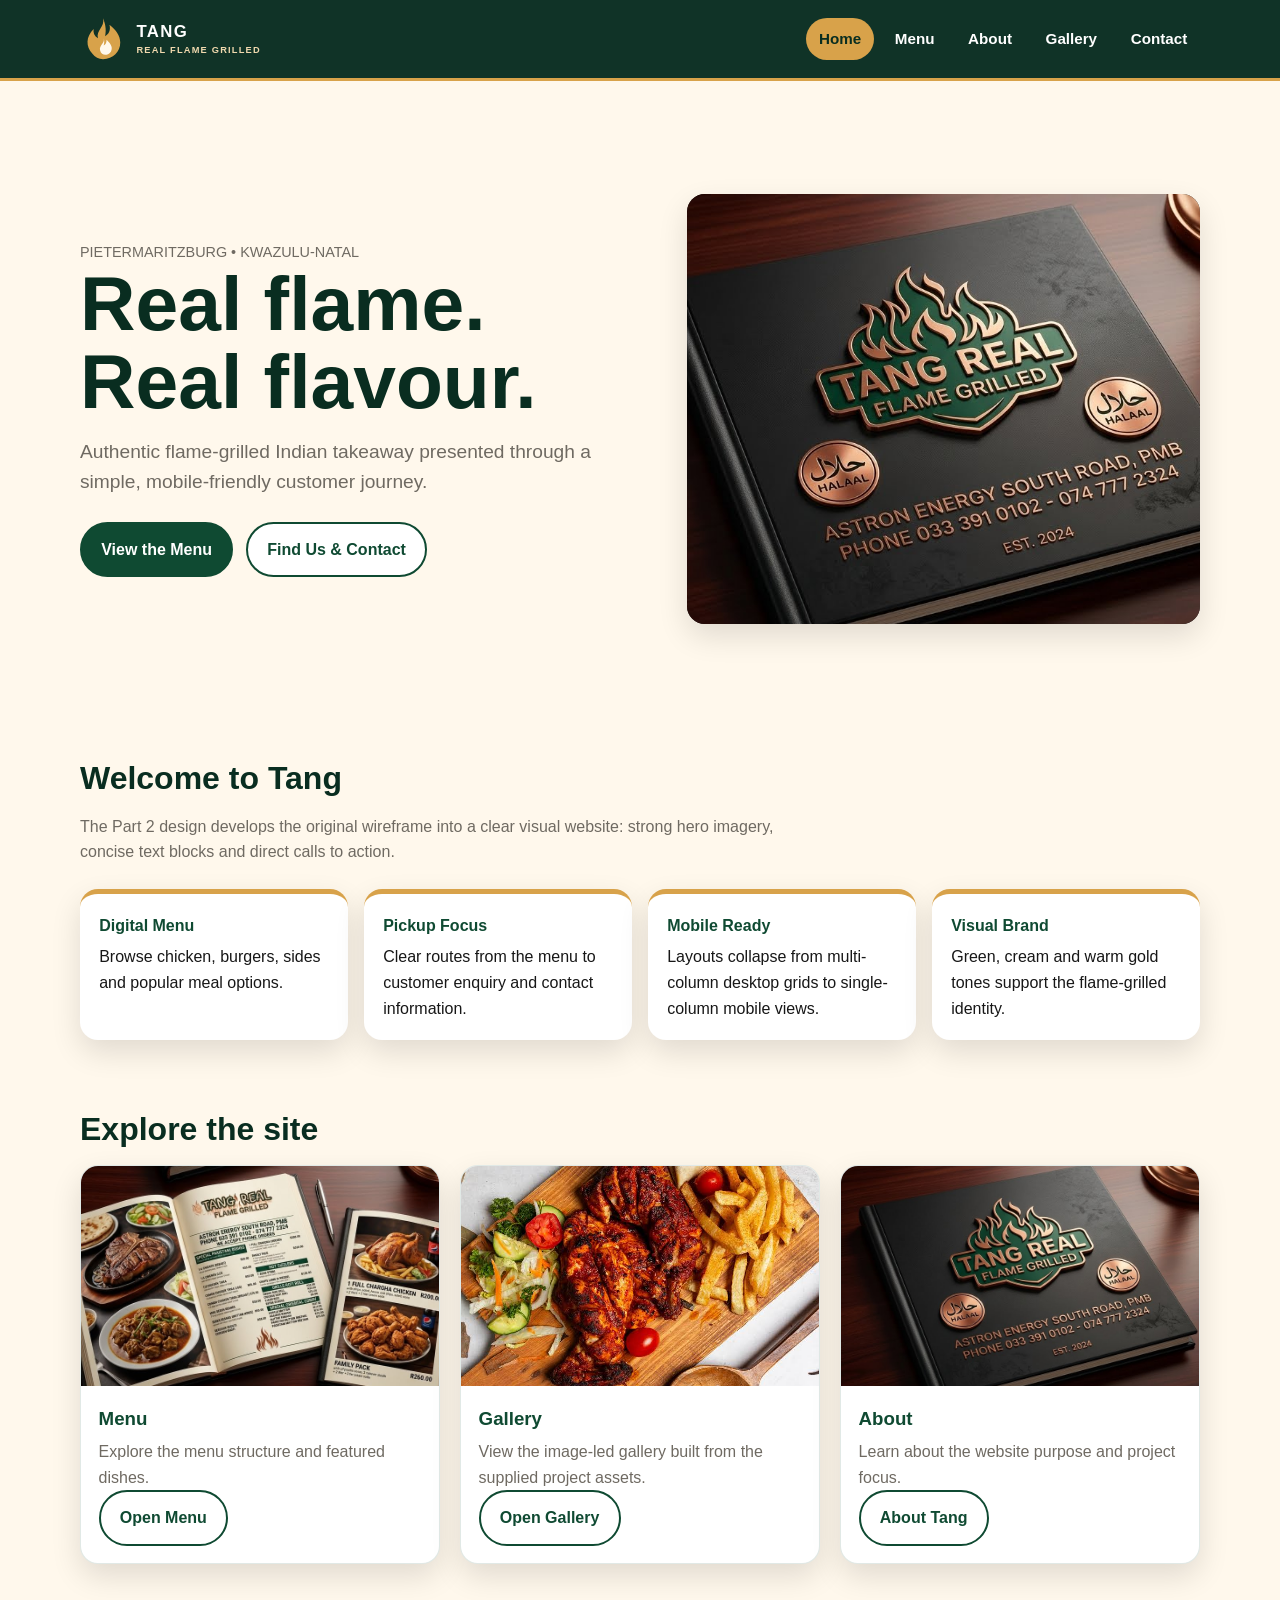
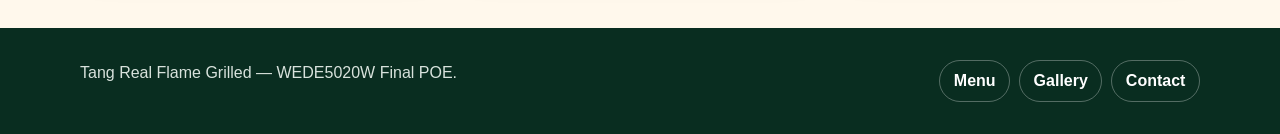
<file: index.html>
<!DOCTYPE html><html lang="en"><head><meta charset="UTF-8"><meta name="viewport" content="width=device-width, initial-scale=1.0"><title>Home | Tang Real Flame Grilled</title><link rel="stylesheet" href="./style.css"></head><body>
<header class="site-header"><div class="container header-inner"><a class="brand" href="./index.html" aria-label="Tang Real Flame Grilled home"><svg class="brand-logo" viewBox="0 0 64 64" role="img" aria-label="Tang flame logo"><path d="M32 3C35 15 22 20 25 31c-5-3-7-8-6-13C8 29 8 42 17 52c4 5 9 8 15 8 14 0 24-10 24-23 0-10-6-18-15-25 2 8-1 13-6 16 2-10 0-18-3-25Z" fill="#d8a24a"/><path d="M33 31c2 7-7 10-5 17 1 4 4 6 7 6 6 0 10-5 9-11-1-4-4-7-7-10 0 5-2 7-4 8 1-4 1-7 0-10Z" fill="#fff8ec"/></svg><span class="brand-copy">TANG <small>REAL FLAME GRILLED</small></span></a><nav class="nav" aria-label="Main navigation"><a class="active" href="./index.html">Home</a><a href="./menu.html">Menu</a><a href="./about.html">About</a><a href="./gallery.html">Gallery</a><a href="./contact.html">Contact</a></nav></div></header>
<main><div class="container">
<section class="hero"><div class="hero-copy"><p class="small">PIETERMARITZBURG • KWAZULU-NATAL</p><h1>Real flame.<br>Real flavour.</h1><p class="lead">Authentic flame-grilled Indian takeaway presented through a simple, mobile-friendly customer journey.</p><div class="actions"><a class="btn primary" href="./menu.html">View the Menu</a><a class="btn secondary" href="./contact.html">Find Us &amp; Contact</a></div></div><div class="hero-image"><img src="./images/tang-home.png" alt="Tang Real Flame Grilled brand concept image"></div></section>
<section class="section"><h2>Welcome to Tang</h2><p class="section-intro">The Part 2 design develops the original wireframe into a clear visual website: strong hero imagery, concise text blocks and direct calls to action.</p><div class="feature-grid"><div class="feature"><strong>Digital Menu</strong><span>Browse chicken, burgers, sides and popular meal options.</span></div><div class="feature"><strong>Pickup Focus</strong><span>Clear routes from the menu to customer enquiry and contact information.</span></div><div class="feature"><strong>Mobile Ready</strong><span>Layouts collapse from multi-column desktop grids to single-column mobile views.</span></div><div class="feature"><strong>Visual Brand</strong><span>Green, cream and warm gold tones support the flame-grilled identity.</span></div></div></section>
<section class="section"><h2>Explore the site</h2><div class="cards"><article class="card"><img src="./images/tang-menu.png" alt="Tang Real Flame Grilled menu concept"><div class="card-body"><h3>Menu</h3><p>Explore the menu structure and featured dishes.</p><a class="btn secondary" href="./menu.html">Open Menu</a></div></article><article class="card"><img src="./images/tang-gallery.jpg" alt="Flame-grilled chicken dish"><div class="card-body"><h3>Gallery</h3><p>View the image-led gallery built from the supplied project assets.</p><a class="btn secondary" href="./gallery.html">Open Gallery</a></div></article><article class="card"><img src="./images/tang-home.png" alt="Tang Real Flame Grilled branding concept"><div class="card-body"><h3>About</h3><p>Learn about the website purpose and project focus.</p><a class="btn secondary" href="./about.html">About Tang</a></div></article></div></section>
</div></main><footer class="site-footer"><div class="container footer-grid"><p>Tang Real Flame Grilled — WEDE5020W Final POE.</p><div class="footer-links"><a href="./menu.html">Menu</a><a href="./gallery.html">Gallery</a><a href="./contact.html">Contact</a></div></div></footer></body></html>
</file>
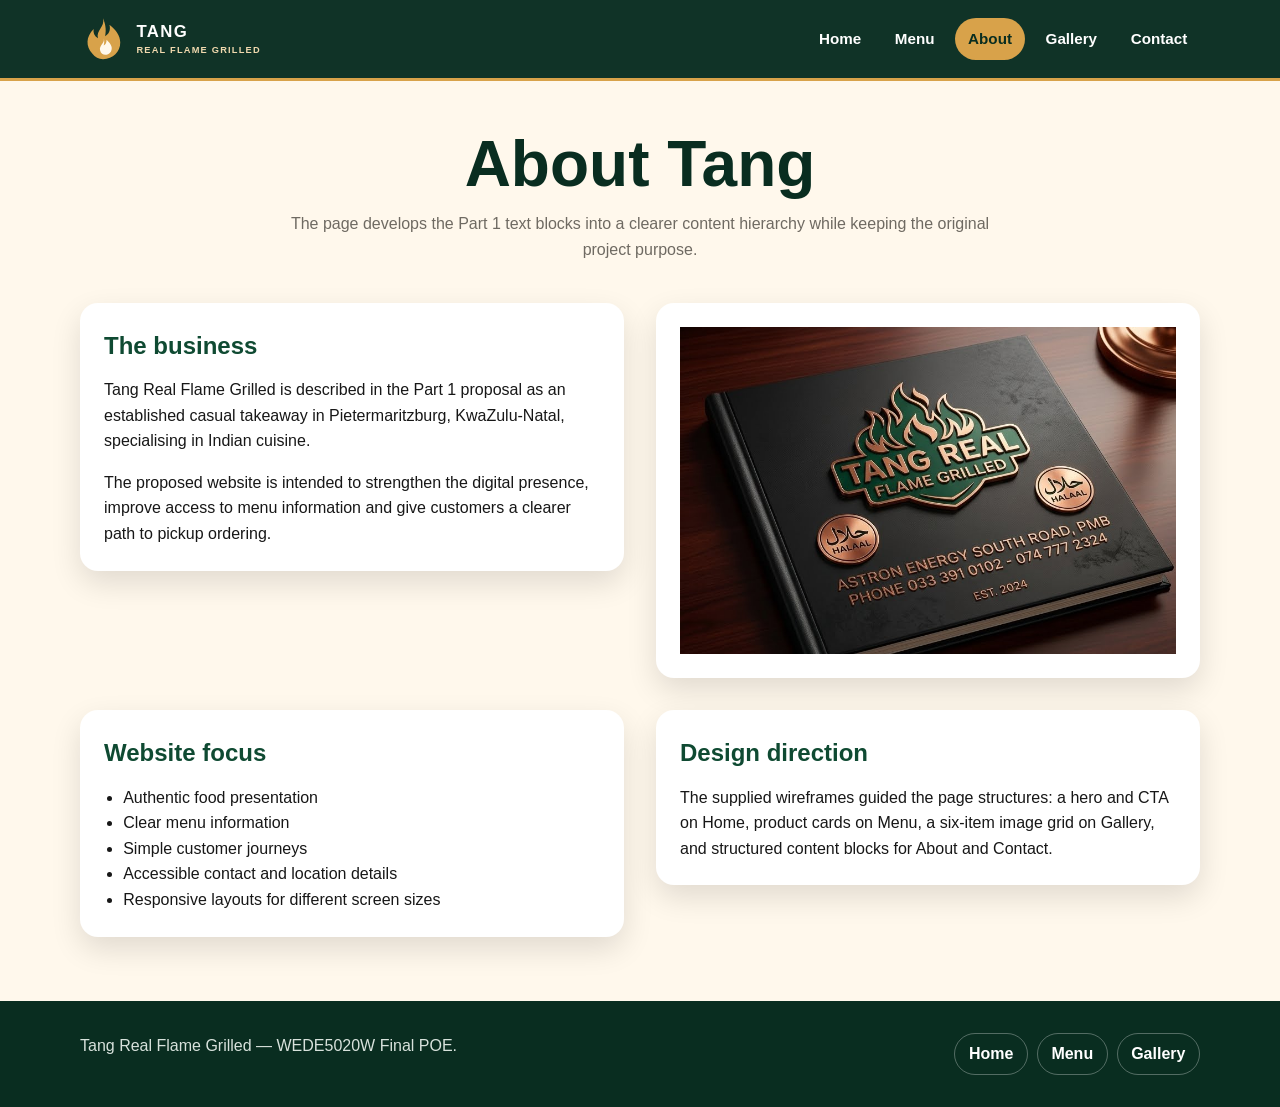
<file: about.html>
<!DOCTYPE html><html lang="en"><head><meta charset="UTF-8"><meta name="viewport" content="width=device-width, initial-scale=1.0"><title>About | Tang Real Flame Grilled</title><link rel="stylesheet" href="./style.css"></head><body>
<header class="site-header"><div class="container header-inner"><a class="brand" href="./index.html" aria-label="Tang Real Flame Grilled home"><svg class="brand-logo" viewBox="0 0 64 64" role="img" aria-label="Tang flame logo"><path d="M32 3C35 15 22 20 25 31c-5-3-7-8-6-13C8 29 8 42 17 52c4 5 9 8 15 8 14 0 24-10 24-23 0-10-6-18-15-25 2 8-1 13-6 16 2-10 0-18-3-25Z" fill="#d8a24a"/><path d="M33 31c2 7-7 10-5 17 1 4 4 6 7 6 6 0 10-5 9-11-1-4-4-7-7-10 0 5-2 7-4 8 1-4 1-7 0-10Z" fill="#fff8ec"/></svg><span class="brand-copy">TANG <small>REAL FLAME GRILLED</small></span></a><nav class="nav" aria-label="Main navigation"><a href="./index.html">Home</a><a href="./menu.html">Menu</a><a class="active" href="./about.html">About</a><a href="./gallery.html">Gallery</a><a href="./contact.html">Contact</a></nav></div></header>
<main><div class="container"><header class="page-heading"><h1>About Tang</h1><p>The page develops the Part 1 text blocks into a clearer content hierarchy while keeping the original project purpose.</p></header><div class="about-grid"><section class="panel"><h2>The business</h2><p>Tang Real Flame Grilled is described in the Part 1 proposal as an established casual takeaway in Pietermaritzburg, KwaZulu-Natal, specialising in Indian cuisine.</p><p style="margin-top:1rem">The proposed website is intended to strengthen the digital presence, improve access to menu information and give customers a clearer path to pickup ordering.</p></section><section class="panel"><img src="./images/tang-home.png" alt="Tang Real Flame Grilled brand concept"></section><section class="panel"><h2>Website focus</h2><ul><li>Authentic food presentation</li><li>Clear menu information</li><li>Simple customer journeys</li><li>Accessible contact and location details</li><li>Responsive layouts for different screen sizes</li></ul></section><section class="panel"><h2>Design direction</h2><p>The supplied wireframes guided the page structures: a hero and CTA on Home, product cards on Menu, a six-item image grid on Gallery, and structured content blocks for About and Contact.</p></section></div></div></main><footer class="site-footer"><div class="container footer-grid"><p>Tang Real Flame Grilled — WEDE5020W Final POE.</p><div class="footer-links"><a href="./index.html">Home</a><a href="./menu.html">Menu</a><a href="./gallery.html">Gallery</a></div></div></footer></body></html>
</file>
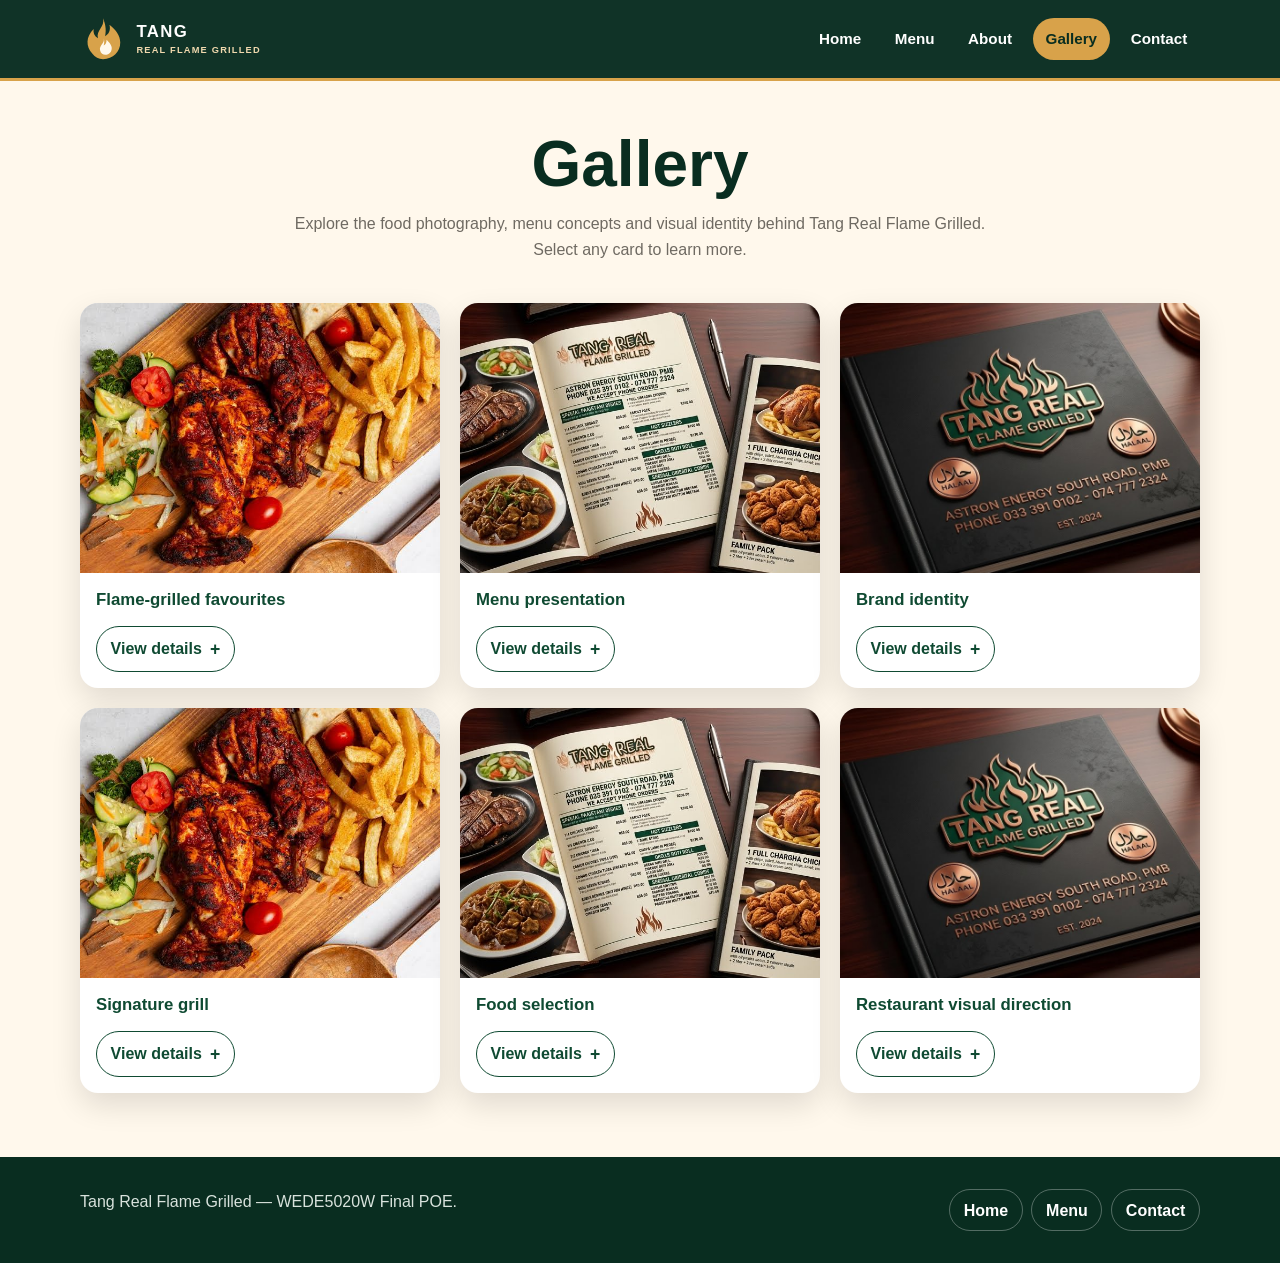
<file: gallery.html>
<!DOCTYPE html><html lang="en"><head><meta charset="UTF-8"><meta name="viewport" content="width=device-width, initial-scale=1.0"><title>Gallery | Tang Real Flame Grilled</title><link rel="stylesheet" href="./style.css"></head><body>
<header class="site-header"><div class="container header-inner"><a class="brand" href="./index.html" aria-label="Tang Real Flame Grilled home"><svg class="brand-logo" viewBox="0 0 64 64" role="img" aria-label="Tang flame logo"><path d="M32 3C35 15 22 20 25 31c-5-3-7-8-6-13C8 29 8 42 17 52c4 5 9 8 15 8 14 0 24-10 24-23 0-10-6-18-15-25 2 8-1 13-6 16 2-10 0-18-3-25Z" fill="#d8a24a"/><path d="M33 31c2 7-7 10-5 17 1 4 4 6 7 6 6 0 10-5 9-11-1-4-4-7-7-10 0 5-2 7-4 8 1-4 1-7 0-10Z" fill="#fff8ec"/></svg><span class="brand-copy">TANG <small>REAL FLAME GRILLED</small></span></a><nav class="nav" aria-label="Main navigation"><a href="./index.html">Home</a><a href="./menu.html">Menu</a><a href="./about.html">About</a><a class="active" href="./gallery.html">Gallery</a><a href="./contact.html">Contact</a></nav></div></header>
<main><div class="container"><header class="page-heading"><h1>Gallery</h1><p>Explore the food photography, menu concepts and visual identity behind Tang Real Flame Grilled. Select any card to learn more.</p></header>
<div class="gallery-grid">
<figure class="gallery-item"><img src="./images/tang-gallery.jpg" alt="Flame-grilled chicken with fries and salad"><figcaption>Flame-grilled favourites</figcaption><details class="gallery-details"><summary>View details</summary><p>Our food imagery highlights flame-grilled chicken served with familiar sides. The warm, hearty presentation communicates a casual meal made for sharing or enjoying on your own.</p></details></figure>
<figure class="gallery-item"><img src="./images/tang-menu.png" alt="Tang menu concept with food photography"><figcaption>Menu presentation</figcaption><details class="gallery-details"><summary>View details</summary><p>The menu concept brings dishes and food photography together in a clear visual layout, helping visitors scan the selection and find items that interest them. Menu content shown here is illustrative.</p></details></figure>
<figure class="gallery-item"><img src="./images/tang-home.png" alt="Tang Real Flame Grilled brand concept"><figcaption>Brand identity</figcaption><details class="gallery-details"><summary>View details</summary><p>The brand direction uses deep green, warm gold and cream to create a welcoming restaurant identity. The flame motif connects the visual style to the real-flame grilling theme.</p></details></figure>
<figure class="gallery-item"><img src="./images/tang-gallery.jpg" alt="Grilled chicken dish project image"><figcaption>Signature grill</figcaption><details class="gallery-details"><summary>View details</summary><p>The signature-grill concept focuses on char-grilled flavour and an appetising serving style. This image represents the restaurant's food presentation direction rather than a verified product listing.</p></details></figure>
<figure class="gallery-item"><img src="./images/tang-menu.png" alt="Food and menu concept image"><figcaption>Food selection</figcaption><details class="gallery-details"><summary>View details</summary><p>The food-selection concept groups dishes in a way that can make the menu easier to browse. Customers should confirm current ingredients, prices and availability with the restaurant.</p></details></figure>
<figure class="gallery-item"><img src="./images/tang-home.png" alt="Tang Real Flame Grilled visual concept"><figcaption>Restaurant visual direction</figcaption><details class="gallery-details"><summary>View details</summary><p>Consistent colours, imagery and typography give the site a unified feel across Home, Menu, About, Gallery and Contact. The responsive layout is designed to work on desktop and mobile screens.</p></details></figure>
</div>
</div></main><footer class="site-footer"><div class="container footer-grid"><p>Tang Real Flame Grilled — WEDE5020W Final POE.</p><nav class="footer-links" aria-label="Footer navigation"><a href="./index.html">Home</a><a href="./menu.html">Menu</a><a href="./contact.html">Contact</a></nav></div></footer></body></html>
</file>
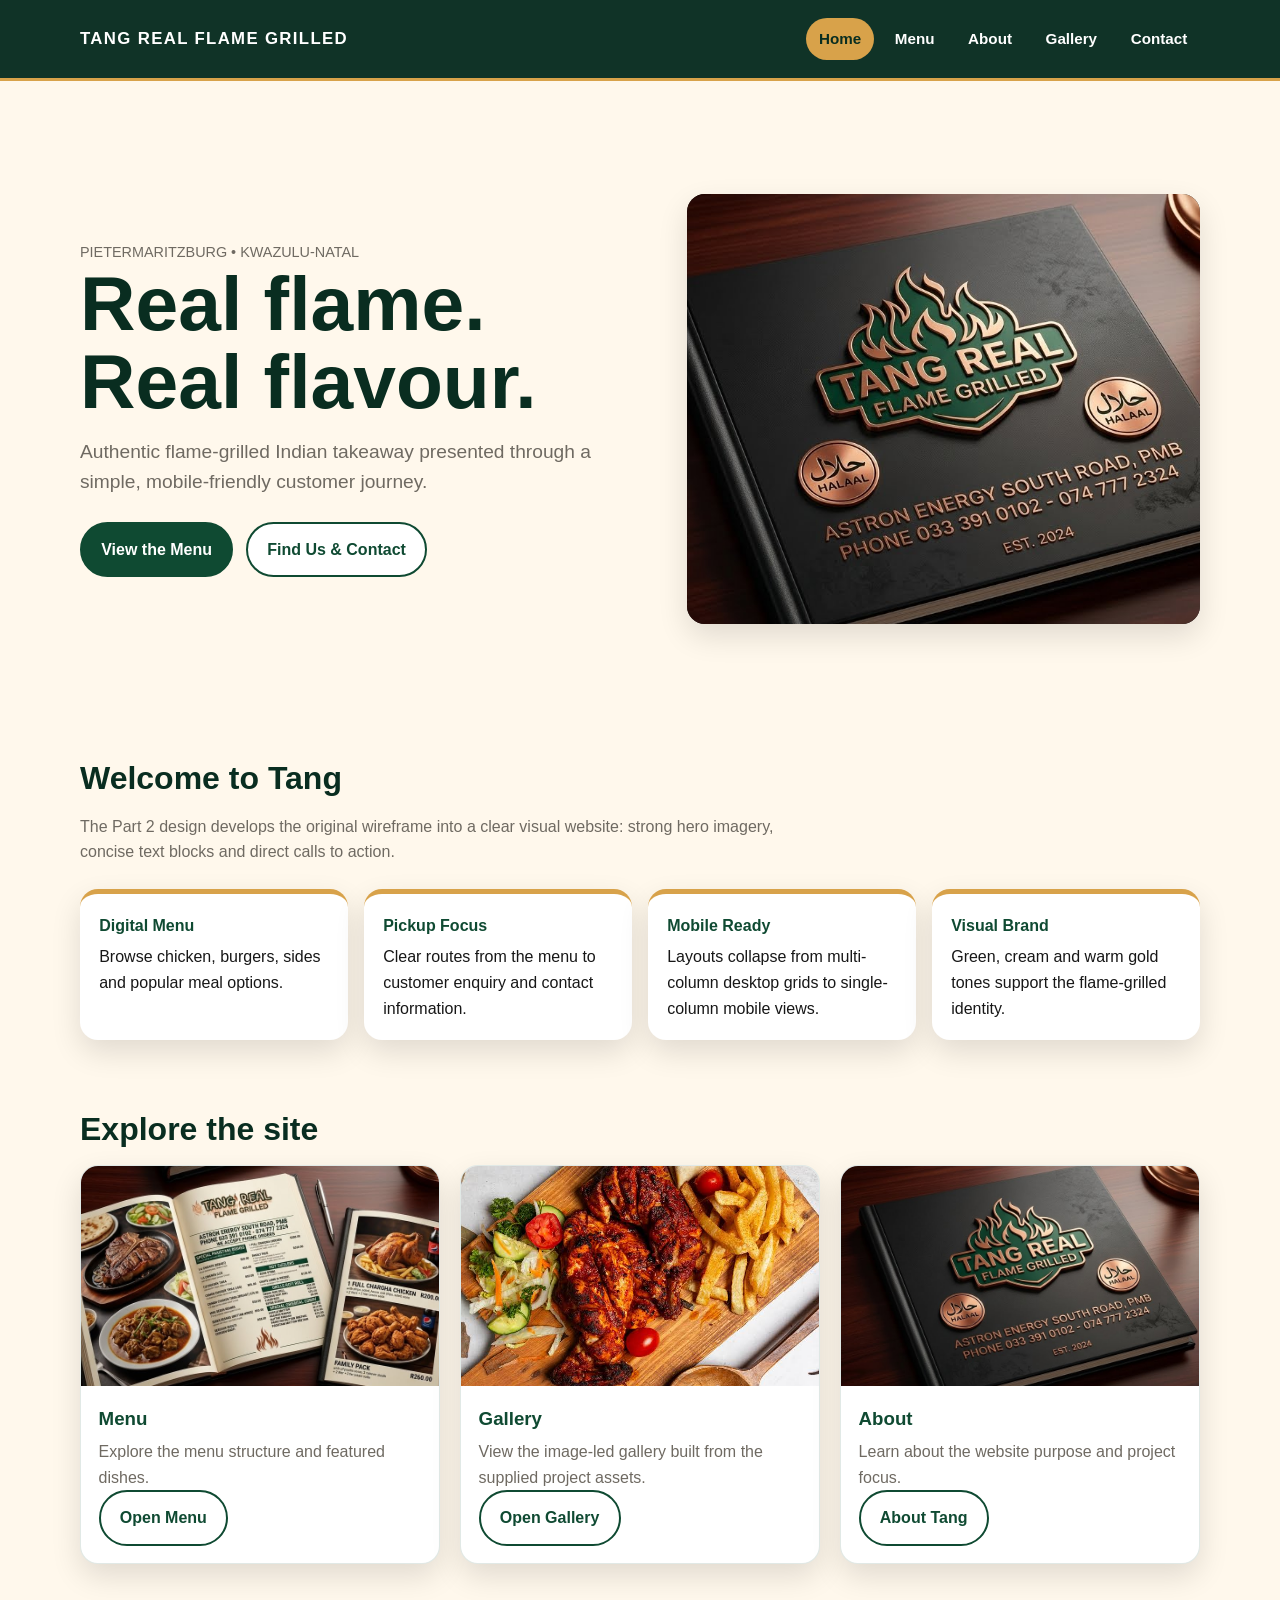
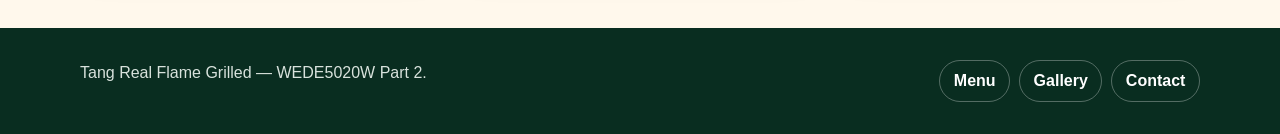
<file: index.html.html>
<!DOCTYPE html><html lang="en"><head><meta charset="UTF-8"><meta name="viewport" content="width=device-width, initial-scale=1.0"><title>Home | Tang Real Flame Grilled</title><link rel="stylesheet" href="./style.css"></head><body>
<header class="site-header"><div class="container header-inner"><a class="brand" href="./index.html">TANG REAL FLAME GRILLED</a><nav class="nav" aria-label="Main navigation"><a class="active" href="./index.html">Home</a><a href="./menu.html">Menu</a><a href="./about.html">About</a><a href="./gallery.html">Gallery</a><a href="./contact.html">Contact</a></nav></div></header>
<main><div class="container">
<section class="hero"><div class="hero-copy"><p class="small">PIETERMARITZBURG • KWAZULU-NATAL</p><h1>Real flame.<br>Real flavour.</h1><p class="lead">Authentic flame-grilled Indian takeaway presented through a simple, mobile-friendly customer journey.</p><div class="actions"><a class="btn primary" href="./menu.html">View the Menu</a><a class="btn secondary" href="./contact.html">Find Us &amp; Contact</a></div></div><div class="hero-image"><img src="./images/tang-home.png" alt="Tang Real Flame Grilled brand concept image"></div></section>
<section class="section"><h2>Welcome to Tang</h2><p class="section-intro">The Part 2 design develops the original wireframe into a clear visual website: strong hero imagery, concise text blocks and direct calls to action.</p><div class="feature-grid"><div class="feature"><strong>Digital Menu</strong><span>Browse chicken, burgers, sides and popular meal options.</span></div><div class="feature"><strong>Pickup Focus</strong><span>Clear routes from the menu to customer enquiry and contact information.</span></div><div class="feature"><strong>Mobile Ready</strong><span>Layouts collapse from multi-column desktop grids to single-column mobile views.</span></div><div class="feature"><strong>Visual Brand</strong><span>Green, cream and warm gold tones support the flame-grilled identity.</span></div></div></section>
<section class="section"><h2>Explore the site</h2><div class="cards"><article class="card"><img src="./images/tang-menu.png" alt="Tang Real Flame Grilled menu concept"><div class="card-body"><h3>Menu</h3><p>Explore the menu structure and featured dishes.</p><a class="btn secondary" href="./menu.html">Open Menu</a></div></article><article class="card"><img src="./images/tang-gallery.jpg" alt="Flame-grilled chicken dish"><div class="card-body"><h3>Gallery</h3><p>View the image-led gallery built from the supplied project assets.</p><a class="btn secondary" href="./gallery.html">Open Gallery</a></div></article><article class="card"><img src="./images/tang-home.png" alt="Tang Real Flame Grilled branding concept"><div class="card-body"><h3>About</h3><p>Learn about the website purpose and project focus.</p><a class="btn secondary" href="./about.html">About Tang</a></div></article></div></section>
</div></main><footer class="site-footer"><div class="container footer-grid"><p>Tang Real Flame Grilled — WEDE5020W Part 2.</p><div class="footer-links"><a href="./menu.html">Menu</a><a href="./gallery.html">Gallery</a><a href="./contact.html">Contact</a></div></div></footer></body></html>
</file>
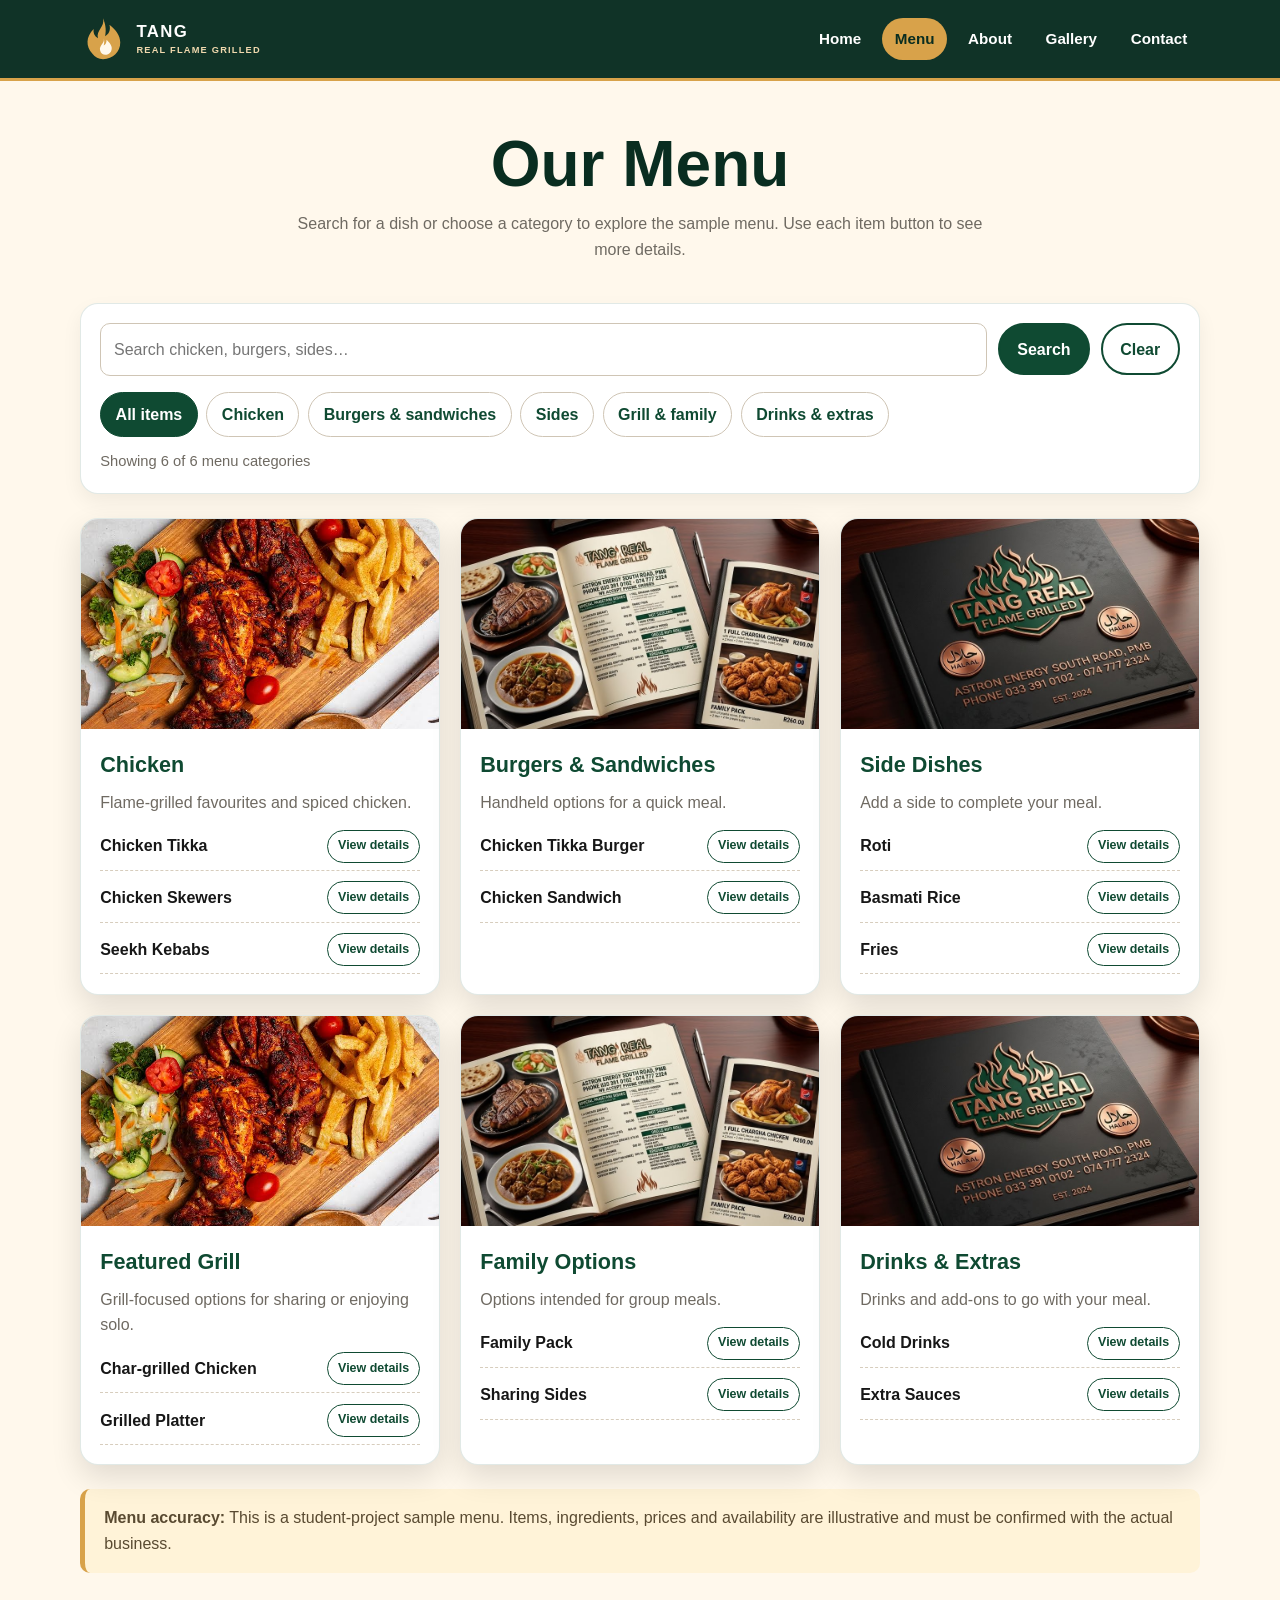
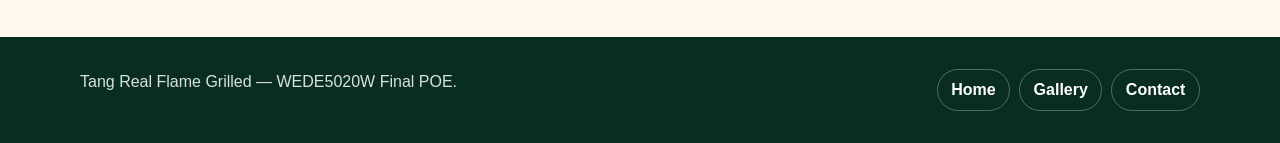
<file: menu.html>
<!doctype html>
<html lang="en-ZA"><head><meta charset="utf-8"><meta name="viewport" content="width=device-width, initial-scale=1"><title>Menu | Tang Real Flame Grilled</title><meta name="description" content="Browse sample menu categories at Tang Real Flame Grilled."><link rel="stylesheet" href="./style.css"><script defer src="./js/main.js"></script></head><body>

<header class="site-header"><div class="container header-inner"><a class="brand" href="./index.html" aria-label="Tang Real Flame Grilled home"><svg class="brand-logo" viewBox="0 0 64 64" role="img" aria-label="Tang flame logo"><path d="M32 3C35 15 22 20 25 31c-5-3-7-8-6-13C8 29 8 42 17 52c4 5 9 8 15 8 14 0 24-10 24-23 0-10-6-18-15-25 2 8-1 13-6 16 2-10 0-18-3-25Z" fill="#d8a24a"/><path d="M33 31c2 7-7 10-5 17 1 4 4 6 7 6 6 0 10-5 9-11-1-4-4-7-7-10 0 5-2 7-4 8 1-4 1-7 0-10Z" fill="#fff8ec"/></svg><span class="brand-copy">TANG <small>REAL FLAME GRILLED</small></span></a><nav class="nav" id="primary-nav" aria-label="Main navigation"><a href="./index.html">Home</a><a class="active" aria-current="page" href="./menu.html">Menu</a><a href="./about.html">About</a><a href="./gallery.html">Gallery</a><a href="./contact.html">Contact</a></nav></div></header>
<main id="main"><div class="container"><header class="page-heading"><h1>Our Menu</h1><p>Search for a dish or choose a category to explore the sample menu. Use each item button to see more details.</p></header>
<section class="menu-tools" aria-label="Menu search and categories"><form id="menu-search-form" class="menu-search-form" role="search"><label class="sr-only" for="menu-search">Search menu items</label><input id="menu-search" type="search" placeholder="Search chicken, burgers, sides…" autocomplete="off"><button class="button button-primary" type="submit">Search</button><button class="button button-outline" id="menu-clear" type="button">Clear</button></form><div class="filter-buttons" role="group" aria-label="Filter by menu category"><button class="filter-button active" type="button" data-filter="all" aria-pressed="true">All items</button><button class="filter-button" type="button" data-filter="chicken" aria-pressed="false">Chicken</button><button class="filter-button" type="button" data-filter="burgers" aria-pressed="false">Burgers &amp; sandwiches</button><button class="filter-button" type="button" data-filter="sides" aria-pressed="false">Sides</button><button class="filter-button" type="button" data-filter="featured" aria-pressed="false">Grill &amp; family</button><button class="filter-button" type="button" data-filter="extras" aria-pressed="false">Drinks &amp; extras</button></div><p id="menu-result-count" class="menu-result-count" aria-live="polite">Showing 6 of 6 menu categories</p></section>
<div class="menu-grid">
<article class="menu-card" data-category="chicken" data-name="chicken tikka skewers seekh kebabs"><img src="./images/tang-gallery.jpg" alt="Flame-grilled chicken dish"><div class="menu-content"><h2>Chicken</h2><p class="category-description">Flame-grilled favourites and spiced chicken.</p><ul class="menu-list"><li><span>Chicken Tikka</span><button class="item-detail-button" type="button" aria-expanded="false">View details</button><p class="item-detail" hidden>Marinated chicken with a blend of warming spices, grilled for a smoky finish.</p></li><li><span>Chicken Skewers</span><button class="item-detail-button" type="button" aria-expanded="false">View details</button><p class="item-detail" hidden>Seasoned chicken pieces grilled on skewers. Ask the restaurant about serving sizes.</p></li><li><span>Seekh Kebabs</span><button class="item-detail-button" type="button" aria-expanded="false">View details</button><p class="item-detail" hidden>A spiced kebab-style grill option. Confirm ingredients and availability with the business.</p></li></ul></div></article>
<article class="menu-card" data-category="burgers" data-name="chicken tikka burger chicken sandwich"><img src="./images/tang-menu.png" alt="Tang Real Flame Grilled menu concept"><div class="menu-content"><h2>Burgers &amp; Sandwiches</h2><p class="category-description">Handheld options for a quick meal.</p><ul class="menu-list"><li><span>Chicken Tikka Burger</span><button class="item-detail-button" type="button" aria-expanded="false">View details</button><p class="item-detail" hidden>Chicken tikka served burger-style. Ask about toppings and sauces.</p></li><li><span>Chicken Sandwich</span><button class="item-detail-button" type="button" aria-expanded="false">View details</button><p class="item-detail" hidden>A chicken sandwich option. Bread, fillings and availability should be confirmed.</p></li></ul></div></article>
<article class="menu-card" data-category="sides" data-name="roti basmati rice fries"><img src="./images/tang-home.png" alt="Tang Real Flame Grilled branding concept"><div class="menu-content"><h2>Side Dishes</h2><p class="category-description">Add a side to complete your meal.</p><ul class="menu-list"><li><span>Roti</span><button class="item-detail-button" type="button" aria-expanded="false">View details</button><p class="item-detail" hidden>A flatbread side. Ask whether it is available on the day.</p></li><li><span>Basmati Rice</span><button class="item-detail-button" type="button" aria-expanded="false">View details</button><p class="item-detail" hidden>Fragrant basmati rice served as a side dish.</p></li><li><span>Fries</span><button class="item-detail-button" type="button" aria-expanded="false">View details</button><p class="item-detail" hidden>A classic potato side. Confirm portion size and price with the restaurant.</p></li></ul></div></article>
<article class="menu-card" data-category="featured" data-name="char-grilled chicken grilled platter"><img src="./images/tang-gallery.jpg" alt="Grilled food project image"><div class="menu-content"><h2>Featured Grill</h2><p class="category-description">Grill-focused options for sharing or enjoying solo.</p><ul class="menu-list"><li><span>Char-grilled Chicken</span><button class="item-detail-button" type="button" aria-expanded="false">View details</button><p class="item-detail" hidden>Chicken cooked over a flame for a smoky grilled flavour.</p></li><li><span>Grilled Platter</span><button class="item-detail-button" type="button" aria-expanded="false">View details</button><p class="item-detail" hidden>A mixed grill-style platter concept. Confirm the actual platter contents before ordering.</p></li></ul></div></article>
<article class="menu-card" data-category="featured" data-name="family pack sharing sides"><img src="./images/tang-menu.png" alt="Menu concept with food imagery"><div class="menu-content"><h2>Family Options</h2><p class="category-description">Options intended for group meals.</p><ul class="menu-list"><li><span>Family Pack</span><button class="item-detail-button" type="button" aria-expanded="false">View details</button><p class="item-detail" hidden>A family meal option; number of portions and included sides need confirmation.</p></li><li><span>Sharing Sides</span><button class="item-detail-button" type="button" aria-expanded="false">View details</button><p class="item-detail" hidden>Side dishes intended to be shared. Ask which options are available.</p></li></ul></div></article>
<article class="menu-card" data-category="extras" data-name="cold drinks extra sauces"><img src="./images/tang-home.png" alt="Tang branding project image"><div class="menu-content"><h2>Drinks &amp; Extras</h2><p class="category-description">Drinks and add-ons to go with your meal.</p><ul class="menu-list"><li><span>Cold Drinks</span><button class="item-detail-button" type="button" aria-expanded="false">View details</button><p class="item-detail" hidden>Cold beverage options; brands and sizes may vary.</p></li><li><span>Extra Sauces</span><button class="item-detail-button" type="button" aria-expanded="false">View details</button><p class="item-detail" hidden>Ask which sauces are available and whether they contain common allergens.</p></li></ul></div></article>
</div><p id="menu-empty" class="menu-empty" hidden>No menu items match your search. Try another term or choose “All items”.</p><div class="notice"><strong>Menu accuracy:</strong> This is a student-project sample menu. Items, ingredients, prices and availability are illustrative and must be confirmed with the actual business.</div></div></main>
<footer class="site-footer"><div class="container footer-grid"><p>Tang Real Flame Grilled — WEDE5020W Final POE.</p><div class="footer-links"><a href="./index.html">Home</a><a href="./gallery.html">Gallery</a><a href="./contact.html">Contact</a></div></div></footer></body></html>
</file>
<file: style.css>
:root{
  --green:#0f4a32;
  --green-dark:#092d20;
  --gold:#d8a24a;
  --cream:#fff8ec;
  --ink:#171717;
  --muted:#6f6a62;
  --white:#ffffff;
  --shadow:0 12px 30px rgba(0,0,0,.12);
  --radius:18px;
}
*{box-sizing:border-box;margin:0;padding:0}
html{scroll-behavior:smooth}
body{font-family:Arial,Helvetica,sans-serif;background:var(--cream);color:var(--ink);line-height:1.6}
img{max-width:100%;height:auto;display:block}
a{color:inherit}
.container{width:min(1120px,92%);margin-inline:auto}
.site-header{position:sticky;top:0;z-index:20;background:rgba(9,45,32,.97);color:#fff;border-bottom:3px solid var(--gold)}
.header-inner{min-height:78px;display:flex;align-items:center;justify-content:space-between;gap:24px}
.brand{font-weight:900;letter-spacing:.08em;font-size:1.05rem;text-decoration:none;white-space:nowrap}
.nav{display:flex;flex-wrap:wrap;justify-content:flex-end;gap:8px}
.nav a{padding:.55rem .8rem;border-radius:999px;text-decoration:none;font-weight:700;font-size:.95rem}
.nav a:hover,.nav a:focus-visible,.nav a.active{background:var(--gold);color:var(--green-dark)}
main{padding:3rem 0 4rem}
.hero{min-height:560px;display:grid;grid-template-columns:1.05fr .95fr;gap:2.5rem;align-items:center}
.hero-copy h1{font-size:clamp(2.5rem,6vw,5rem);line-height:1.02;color:var(--green-dark);margin-bottom:1rem}
.hero-copy .lead{font-size:1.2rem;color:var(--muted);max-width:600px;margin-bottom:1.5rem}
.actions{display:flex;flex-wrap:wrap;gap:.8rem}
.btn{display:inline-flex;align-items:center;justify-content:center;padding:.8rem 1.2rem;border-radius:999px;text-decoration:none;font-weight:800;border:2px solid var(--green)}
.btn.primary{background:var(--green);color:#fff}.btn.secondary{background:#fff;color:var(--green)}
.btn:hover,.btn:focus-visible{transform:translateY(-2px);box-shadow:var(--shadow)}
.hero-image{border-radius:var(--radius);overflow:hidden;box-shadow:var(--shadow);background:#222}
.hero-image img{width:100%;height:430px;object-fit:cover}
.section{margin-top:4rem}.section h2{font-size:2rem;color:var(--green-dark);margin-bottom:.6rem}.section-intro{color:var(--muted);margin-bottom:1.5rem;max-width:720px}
.cards{display:grid;grid-template-columns:repeat(3,1fr);gap:1.25rem}
.card{background:#fff;border-radius:var(--radius);overflow:hidden;box-shadow:var(--shadow);border:1px solid rgba(15,74,50,.12)}
.card img{width:100%;height:220px;object-fit:cover}.card-body{padding:1.1rem}.card h3{color:var(--green);margin-bottom:.35rem}.card p{color:var(--muted)}
.feature-grid{display:grid;grid-template-columns:repeat(4,1fr);gap:1rem}.feature{background:#fff;padding:1.2rem;border-radius:var(--radius);border-top:5px solid var(--gold);box-shadow:var(--shadow)}
.feature strong{display:block;color:var(--green);margin-bottom:.35rem}
.page-heading{text-align:center;margin-bottom:2.5rem}.page-heading h1{font-size:clamp(2.2rem,5vw,4rem);color:var(--green-dark);line-height:1.1}.page-heading p{max-width:720px;margin:.75rem auto 0;color:var(--muted)}
.menu-grid{display:grid;grid-template-columns:repeat(3,1fr);gap:1.25rem}.menu-card{background:#fff;border-radius:var(--radius);overflow:hidden;box-shadow:var(--shadow);border:1px solid rgba(15,74,50,.12)}.menu-card img{height:210px;width:100%;object-fit:cover}.menu-content{padding:1.2rem}.menu-content h2{color:var(--green);font-size:1.35rem;margin-bottom:.8rem}.menu-list{list-style:none;display:grid;gap:.65rem}.menu-list li{display:flex;justify-content:space-between;gap:1rem;border-bottom:1px dashed #d7cdbd;padding-bottom:.45rem}.menu-list span:last-child{font-weight:800;color:var(--green)}
.notice{margin-top:1.5rem;padding:1rem 1.2rem;border-left:5px solid var(--gold);background:#fff3d8;border-radius:10px;color:#594a31}
.gallery-grid{display:grid;grid-template-columns:repeat(3,1fr);gap:1.25rem}.gallery-item{background:#fff;border-radius:var(--radius);overflow:hidden;box-shadow:var(--shadow)}.gallery-item img{width:100%;height:270px;object-fit:cover}.gallery-item figcaption{padding:.9rem 1rem;font-weight:800;color:var(--green)}
.about-grid,.contact-grid{display:grid;grid-template-columns:1fr 1fr;gap:2rem;align-items:start}.panel{background:#fff;border-radius:var(--radius);padding:1.5rem;box-shadow:var(--shadow)}.panel h2{color:var(--green);margin-bottom:.75rem}.panel ul{padding-left:1.2rem}
form{display:grid;gap:1rem}label{font-weight:700;color:var(--green)}input,textarea{width:100%;margin-top:.35rem;padding:.8rem;border:1px solid #cfc5b5;border-radius:10px;font:inherit;background:#fff}textarea{min-height:150px;resize:vertical}button{border:0;cursor:pointer;font:inherit}
.site-footer{background:var(--green-dark);color:#fff;padding:2rem 0}.footer-grid{display:flex;justify-content:space-between;gap:2rem;flex-wrap:wrap}.site-footer p{color:#d8e2dc}.footer-links{display:flex;align-items:center;gap:.55rem;flex-wrap:wrap}.footer-links a{display:inline-flex;align-items:center;justify-content:center;min-height:40px;padding:.45rem .85rem;border:1px solid rgba(255,255,255,.3);border-radius:999px;color:#fff;text-decoration:none;font-weight:700;transition:background .2s,color .2s,border-color .2s}.footer-links a:hover,.footer-links a:focus-visible{background:var(--gold);border-color:var(--gold);color:var(--green-dark);text-decoration:none;outline-offset:3px}
.small{font-size:.9rem;color:var(--muted)}

/* Contact page layout: matches the actual contact.html class names. */
.page-hero{padding:2.5rem 0 2rem;background:linear-gradient(135deg,#fff3d8,#fff8ec)}
.page-hero h1{font-size:clamp(2.2rem,5vw,4rem);line-height:1.08;color:var(--green-dark);margin:.2rem 0 .7rem}
.page-hero p:not(.eyebrow){max-width:720px;color:var(--muted)}
.eyebrow{font-size:.78rem;font-weight:900;letter-spacing:.16em;color:#9a6b20}
.contact-layout{display:grid;grid-template-columns:minmax(0,.9fr) minmax(0,1.1fr);gap:1.5rem;align-items:start}
.contact-stack{display:grid;gap:1.25rem;min-width:0}
.info-card,.map-card,.form-card{min-width:0;background:#fff;border:1px solid rgba(15,74,50,.12);border-radius:var(--radius);padding:clamp(1rem,2.5vw,1.5rem);box-shadow:var(--shadow)}
.info-card h2,.map-card h2,.form-card h2{color:var(--green);font-size:1.45rem;margin:.25rem 0 .8rem}
.info-card p{margin:.7rem 0;overflow-wrap:anywhere}.info-card a{color:var(--green);font-weight:700}.info-card hr{border:0;border-top:1px solid #e7dece;margin:1rem 0}
.text-link{display:inline-block;margin:.25rem 0;text-underline-offset:3px}
#map{height:280px;width:100%;overflow:hidden;border-radius:12px;background:#eee7d9}#map p{padding:1rem}
.form-card>p:not(.eyebrow){color:var(--muted);margin-bottom:.75rem}
.form-card form{gap:1rem;margin-top:1rem}.form-row{display:grid;grid-template-columns:repeat(2,minmax(0,1fr));gap:1rem}
.form-card label{display:block;min-width:0;font-weight:700;color:var(--green)}
.form-card input:not([type=checkbox]),.form-card select,.form-card textarea{display:block;width:100%;min-width:0;margin-top:.35rem;padding:.8rem .9rem;border:1px solid #cfc5b5;border-radius:10px;font:inherit;background:#fff;color:var(--ink)}
.form-card input:focus,.form-card select:focus,.form-card textarea:focus{outline:3px solid rgba(216,162,74,.35);border-color:var(--gold)}
.form-card textarea{min-height:145px;resize:vertical}.form-card .consent{display:flex;align-items:flex-start;gap:.65rem;font-size:.92rem;font-weight:500;color:var(--ink)}.form-card .consent input{width:auto;flex:0 0 auto;margin-top:.35rem}
.button{display:inline-flex;align-items:center;justify-content:center;min-height:44px;padding:.7rem 1.1rem;border-radius:999px;font-weight:800;text-decoration:none;transition:transform .2s,box-shadow .2s;cursor:pointer}
.button-primary{background:var(--green);color:#fff;border:2px solid var(--green)}.button-outline{background:#fff;color:var(--green);border:2px solid var(--green)}.button:hover,.button:focus-visible{transform:translateY(-1px);box-shadow:var(--shadow)}
.form-status{font-weight:700;color:var(--green)}.footer-brand{display:inline-flex;align-items:center;gap:.65rem}.footer-note{margin-top:.5rem}
/* Brand logo */
.brand{display:inline-flex;align-items:center;gap:.65rem;flex-shrink:0}.brand-logo{display:block;width:46px;height:46px;flex:0 0 46px}.brand-copy{display:inline-flex;flex-direction:column;line-height:1.15}.brand small{display:block;font-size:.58rem;letter-spacing:.13em;margin-top:.22rem;color:#f0d9ae}
/* Menu search and item controls */
.menu-tools{background:#fff;border:1px solid rgba(15,74,50,.12);border-radius:var(--radius);padding:1.2rem;margin:0 0 1.5rem;box-shadow:0 8px 20px rgba(0,0,0,.06)}
.menu-search-form{display:grid;grid-template-columns:minmax(0,1fr) auto auto;gap:.65rem;align-items:center}.menu-search-form input{margin:0;min-width:0}.filter-buttons{display:flex;flex-wrap:wrap;gap:.55rem;margin-top:1rem}.filter-button{padding:.55rem .9rem;border:1px solid #cfc5b5;border-radius:999px;background:#fff;color:var(--green);font-weight:800}.filter-button:hover,.filter-button:focus-visible,.filter-button.active{background:var(--green);color:#fff;border-color:var(--green)}.menu-result-count{margin-top:.8rem;color:var(--muted);font-size:.92rem}.menu-card[hidden],.menu-empty[hidden],.item-detail[hidden]{display:none!important}.category-description{color:var(--muted);margin:-.35rem 0 .9rem}.menu-list li{display:grid;grid-template-columns:minmax(0,1fr) auto;align-items:center;gap:.5rem}.menu-list li>span{font-weight:700}.item-detail-button{padding:.35rem .6rem;border:1px solid var(--green);border-radius:999px;background:#fff;color:var(--green);font-size:.78rem;font-weight:800;white-space:nowrap}.item-detail-button:hover,.item-detail-button:focus-visible{background:var(--green);color:#fff}.menu-list .item-detail{grid-column:1/-1;color:var(--muted);font-size:.9rem;padding:.15rem 0 .5rem}.menu-empty{margin:1rem 0;padding:1.2rem;text-align:center;background:#fff;border-radius:12px;color:var(--muted)}.sr-only{position:absolute;width:1px;height:1px;padding:0;margin:-1px;overflow:hidden;clip:rect(0,0,0,0);white-space:nowrap;border:0}

@media (max-width:900px){.hero{grid-template-columns:1fr}.hero-image{order:-1}.cards,.menu-grid,.gallery-grid{grid-template-columns:repeat(2,1fr)}.feature-grid{grid-template-columns:repeat(2,1fr)}.about-grid,.contact-grid,.contact-layout{grid-template-columns:1fr}.header-inner{align-items:flex-start;padding:1rem 0;flex-direction:column}.nav{justify-content:flex-start}}
@media (max-width:600px){main{padding:2rem 0 3rem}.container{width:min(94%,1120px)}.hero{min-height:0;gap:1.5rem}.hero-image img{height:280px}.hero-copy h1{font-size:2.7rem}.cards,.menu-grid,.gallery-grid,.feature-grid{grid-template-columns:1fr}.gallery-item img,.card img,.menu-card img{height:230px}.nav{width:100%;gap:4px}.nav a{font-size:.85rem;padding:.45rem .55rem}.actions{display:grid}.btn{width:100%}.section{margin-top:2.5rem}.contact-grid>.panel{padding:1.15rem}.contact-layout{grid-template-columns:1fr}.form-row{grid-template-columns:1fr}.menu-search-form{grid-template-columns:1fr 1fr}.menu-search-form input{grid-column:1/-1}.menu-search-form button{width:100%}.brand-logo{width:40px;height:40px;flex-basis:40px}}

/* Interactive gallery details and consistent footer navigation */
.gallery-item{display:flex;flex-direction:column}.gallery-item figcaption{padding:.9rem 1rem .35rem;font-weight:800;color:var(--green);font-size:1.05rem}.gallery-details{padding:0 1rem 1rem}.gallery-details summary{display:inline-flex;align-items:center;justify-content:center;margin-top:.4rem;padding:.5rem .85rem;border:1px solid var(--green);border-radius:999px;background:#fff;color:var(--green);font-weight:800;cursor:pointer;list-style:none}.gallery-details summary::-webkit-details-marker{display:none}.gallery-details summary::after{content:"+";margin-left:.5rem;font-size:1.1rem}.gallery-details[open] summary::after{content:"−"}.gallery-details summary:hover,.gallery-details summary:focus-visible{background:var(--green);color:#fff;outline-offset:3px}.gallery-details p{margin-top:.8rem;color:var(--muted);font-size:.95rem}.footer-links a:focus-visible{outline:3px solid var(--gold)}
</file>
